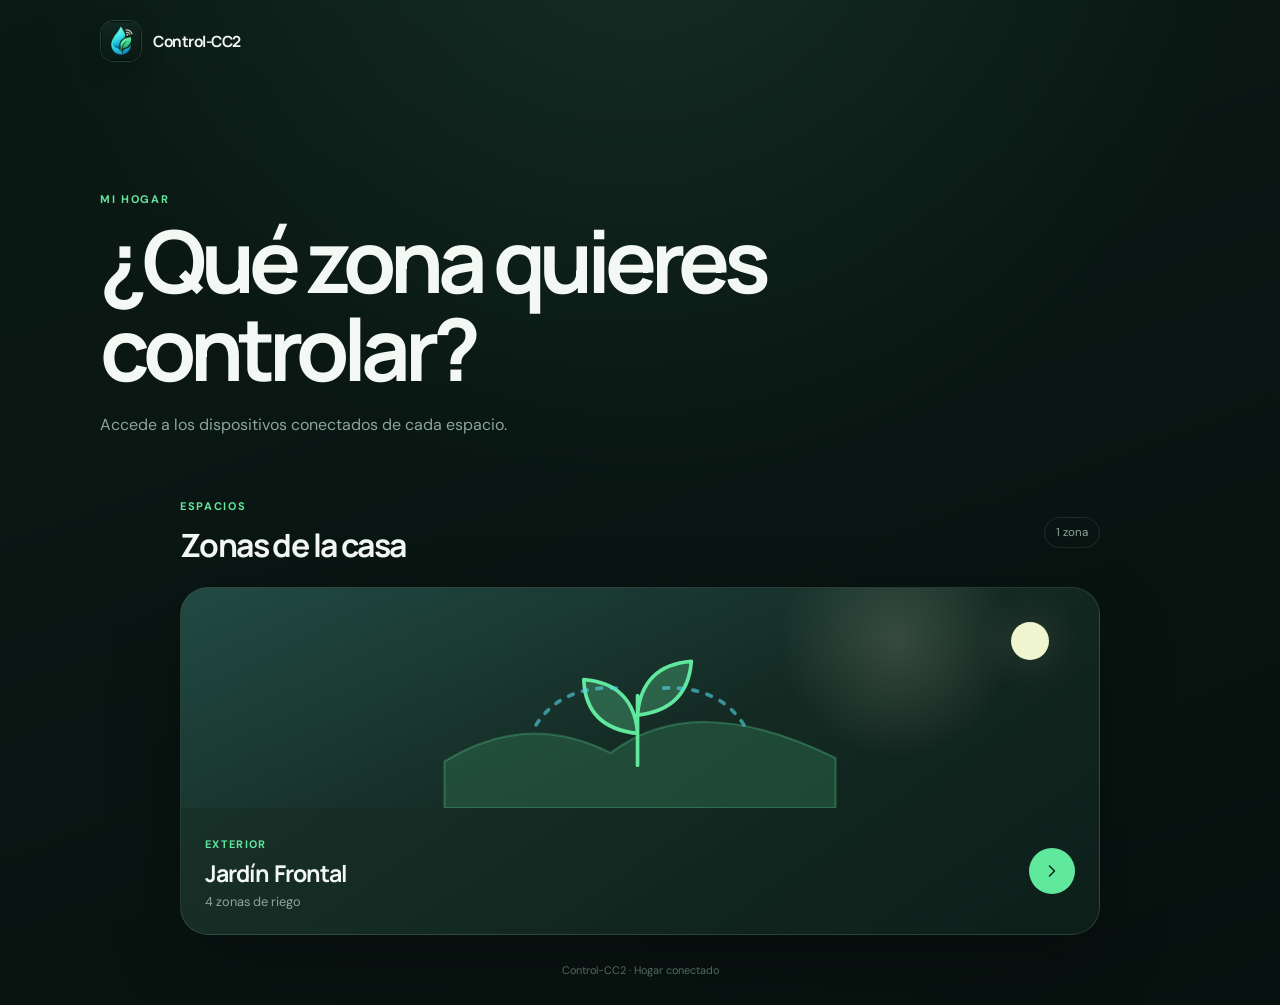
<file: frontend/index.html>
<!doctype html>
<html lang="es">
  <head>
    <meta charset="UTF-8" />
    <meta name="viewport" content="width=device-width, initial-scale=1, viewport-fit=cover" />
    <meta name="theme-color" content="#0d1f1b" />
    <meta name="description" content="Control de las distintas zonas de casa." />
    <meta name="apple-mobile-web-app-capable" content="yes" />
    <meta name="apple-mobile-web-app-status-bar-style" content="black-translucent" />
    <meta name="apple-mobile-web-app-title" content="Control-CC2" />

    <title>Control-CC2</title>

    <link rel="manifest" href="./manifest.json" />
    <link rel="apple-touch-icon" href="./icon-512.png" />
    <link rel="icon" href="./icon-192.png" />
    <link rel="preconnect" href="https://fonts.googleapis.com" />
    <link rel="stylesheet" href="./style.css" />
    <script src="./home.js" defer></script>
  </head>

  <body>
    <div class="ambient ambient--one" aria-hidden="true"></div>
    <div class="ambient ambient--two" aria-hidden="true"></div>

    <main class="app-shell">
      <header class="topbar">
        <a class="brand" href="./" aria-label="Inicio de Control-CC2">
          <img class="brand__icon" src="./icon-192.png" alt="" />
          <span><strong>Control-CC2</strong></span>
        </a>
      </header>

      <section class="home-hero" aria-labelledby="page-title">
        <p class="eyebrow">Mi hogar</p>
        <h1 id="page-title">¿Qué zona quieres controlar?</h1>
        <p>Accede a los dispositivos conectados de cada espacio.</p>
      </section>

      <section class="spaces-section" aria-labelledby="spaces-title">
        <div class="section-heading">
          <div>
            <p class="eyebrow">Espacios</p>
            <h2 id="spaces-title">Zonas de la casa</h2>
          </div>
          <span class="device-count">1 zona</span>
        </div>

        <div class="spaces-grid">
          <a class="space-card" href="./jardin-frontal.html">
            <div class="space-card__visual" aria-hidden="true">
              <span class="space-card__sun"></span>
              <svg viewBox="0 0 320 180">
                <path class="space-card__ground" d="M0 142c45-28 91-30 136-7 45-34 104-35 184 4v41H0Z" />
                <path class="space-card__plant" d="M158 145V88m0 31c-29-3-43-18-44-44 27 2 42 17 44 44Zm0-15c27-3 42-18 44-44-27 2-42 17-44 44Z" />
                <path class="space-card__water" d="M75 112c14-22 37-32 68-30M245 112c-14-22-37-32-68-30" />
              </svg>
            </div>

            <div class="space-card__content">
              <div>
                <small>Exterior</small>
                <h3>Jardín Frontal</h3>
                <p>4 zonas de riego</p>
              </div>
              <span class="space-card__arrow" aria-hidden="true">
                <svg viewBox="0 0 24 24"><path d="m9 18 6-6-6-6" /></svg>
              </span>
            </div>
          </a>
        </div>
      </section>

      <p class="footer-note">Control-CC2 · Hogar conectado</p>
    </main>
  </body>
</html>
</file>
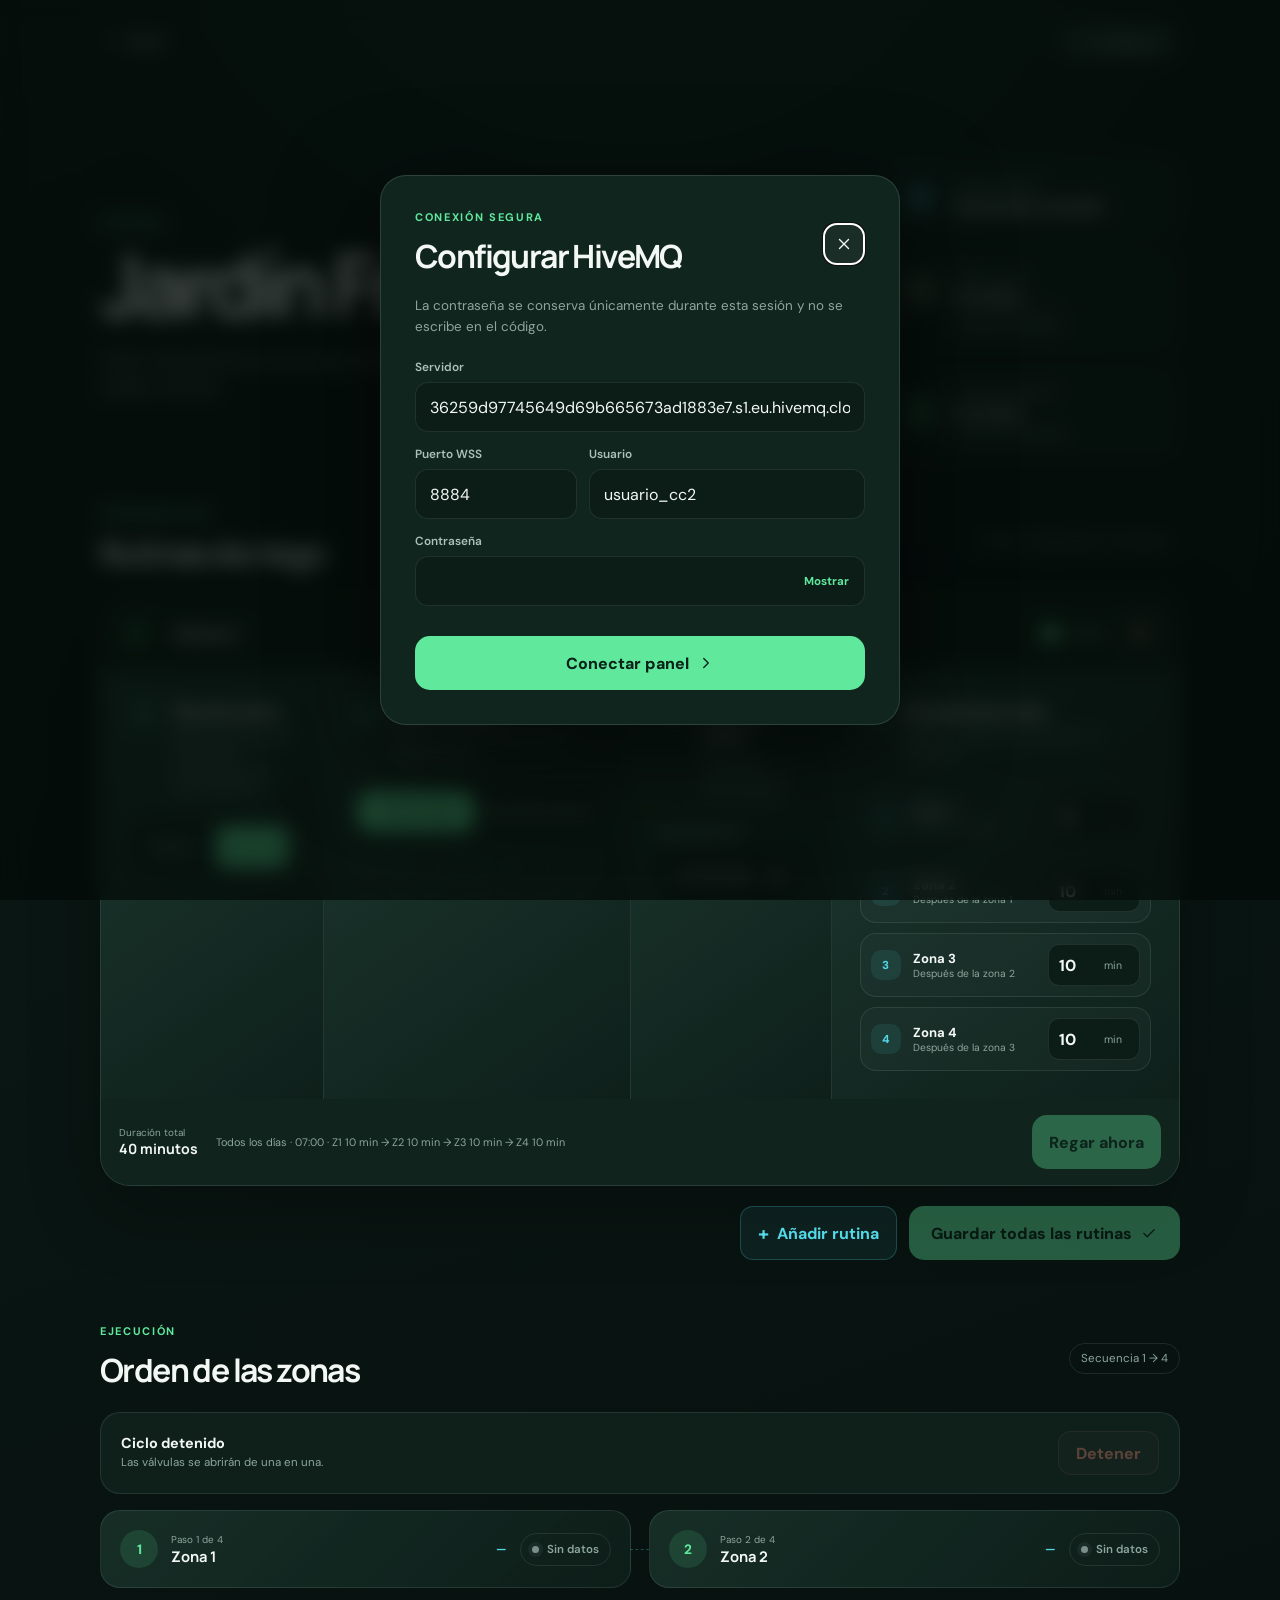
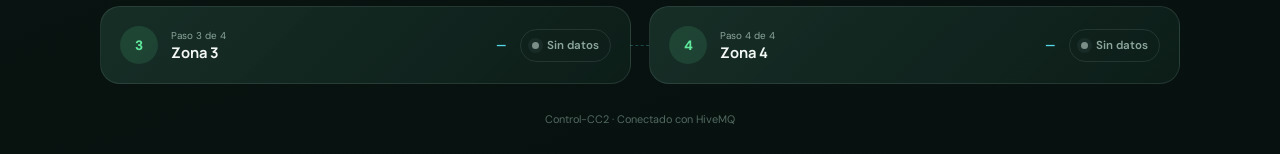
<file: frontend/jardin-frontal.html>
<!doctype html>
<html lang="es">
  <head>
    <meta charset="UTF-8" />
    <meta name="viewport" content="width=device-width, initial-scale=1, viewport-fit=cover" />
    <meta name="theme-color" content="#0d1f1b" />
    <meta name="description" content="Control de las zonas de riego del Jardín Frontal." />
    <meta name="apple-mobile-web-app-capable" content="yes" />
    <meta name="apple-mobile-web-app-status-bar-style" content="black-translucent" />
    <meta name="apple-mobile-web-app-title" content="Control-CC2" />

    <title>Jardín Frontal · Control-CC2</title>

    <link rel="manifest" href="./manifest.json" />
    <link rel="apple-touch-icon" href="./icon-512.png" />
    <link rel="icon" href="./icon-192.png" />
    <link rel="stylesheet" href="./style.css" />
    <script src="./vendor/mqtt.min.js" defer></script>
    <script src="./app.js" defer></script>
  </head>

  <body>
    <div class="ambient ambient--one" aria-hidden="true"></div>
    <div class="ambient ambient--two" aria-hidden="true"></div>

    <main class="app-shell">
      <header class="topbar">
        <a class="back-link" href="./index.html" aria-label="Volver al menú principal">
          <svg viewBox="0 0 24 24" aria-hidden="true"><path d="m15 18-6-6 6-6" /></svg>
          <span>Inicio</span>
        </a>

        <button class="connection-pill" id="open-settings" type="button" aria-label="Configurar conexión MQTT">
          <span class="connection-pill__dot" aria-hidden="true"></span>
          <span id="connection-label">Sin configurar</span>
        </button>
      </header>

      <section class="garden-hero" aria-labelledby="page-title">
        <div>
          <p class="eyebrow">Exterior</p>
          <h1 id="page-title">Jardín Frontal</h1>
          <p>Cada rutina ejecuta un ciclo secuencial de la zona 1 a la 4, sin solapar válvulas.</p>
        </div>

        <div class="garden-hero__metrics" aria-label="Estado del programador">
          <article class="metric garden-connection">
            <span class="metric__icon metric__icon--water" aria-hidden="true">
              <svg viewBox="0 0 24 24"><path d="M12 2.8s6.4 6.9 6.4 12a6.4 6.4 0 1 1-12.8 0c0-5.1 6.4-12 6.4-12Z" /></svg>
            </span>
            <span>
              <small>Estado general</small>
              <strong id="system-summary">Esperando conexión</strong>
            </span>
          </article>

          <article class="metric battery-metric" id="battery-metric" data-level="unknown">
            <span class="metric__icon metric__icon--battery" aria-hidden="true">
              <svg viewBox="0 0 24 24"><path d="M4 8h14a2 2 0 0 1 2 2v4a2 2 0 0 1-2 2H4a2 2 0 0 1-2-2v-4a2 2 0 0 1 2-2Zm18 3v2" /></svg>
            </span>
            <span>
              <small>Batería solar</small>
              <strong id="battery-percent">Sin datos</strong>
              <span class="battery-meter" aria-hidden="true"><span id="battery-bar"></span></span>
              <span class="battery-voltage" id="battery-voltage">Esperando telemetría</span>
            </span>
          </article>

          <article class="metric sleep-metric" id="sleep-metric">
            <span class="metric__icon metric__icon--sleep" aria-hidden="true">
              <svg viewBox="0 0 24 24"><path d="M12 7v5l3 2m6-2a9 9 0 1 1-18 0 9 9 0 0 1 18 0Z" /></svg>
            </span>
            <span>
              <small>Próximo despertar</small>
              <strong id="sleep-countdown">Sin datos</strong>
              <span class="sleep-detail" id="sleep-detail">Esperando deep sleep</span>
            </span>
          </article>

          <article class="problem-card is-hidden" id="problem-card" role="status" aria-live="polite">
            <strong id="problem-title">Incidencia de conexión</strong>
            <span id="problem-detail">Esperando diagnóstico</span>
          </article>
        </div>
      </section>

      <section class="program-section" aria-labelledby="program-title">
        <div class="section-heading">
          <div>
            <p class="eyebrow">Programación</p>
            <h2 id="program-title">Rutinas de riego</h2>
          </div>
          <span class="device-count" id="program-summary">1 rutina</span>
        </div>

        <form id="program-form">
          <div class="routines-list" id="routines-list"></div>

          <div class="program-actions">
            <button class="secondary-button secondary-button--add" id="add-routine" type="button">
              <span aria-hidden="true">+</span>
              Añadir rutina
            </button>
            <button class="primary-button primary-button--save" type="submit">
              <span>Guardar todas las rutinas</span>
              <svg viewBox="0 0 24 24" aria-hidden="true"><path d="M5 12.5 9.5 17 19 7.5" /></svg>
            </button>
          </div>
        </form>
      </section>

      <section class="devices-section devices-section--wide" aria-labelledby="devices-title">
        <div class="section-heading">
          <div>
            <p class="eyebrow">Ejecución</p>
            <h2 id="devices-title">Orden de las zonas</h2>
          </div>
          <span class="device-count">Secuencia 1 → 4</span>
        </div>

        <div class="cycle-controls">
          <div>
            <strong id="cycle-status">Ciclo detenido</strong>
            <span id="cycle-detail">Las válvulas se abrirán de una en una.</span>
            <span class="cycle-timing" id="cycle-timing"></span>
          </div>
          <div class="cycle-controls__actions">
            <button class="secondary-button" id="stop-cycle" type="button" disabled>Detener</button>
          </div>
        </div>

        <div class="zones-grid" id="zones-grid"></div>
      </section>

      <p class="footer-note">Control-CC2 · Conectado con HiveMQ</p>
    </main>

    <dialog class="settings-dialog" id="settings-dialog">
      <form class="settings" id="settings-form">
        <div class="settings__head">
          <div>
            <p class="eyebrow">Conexión segura</p>
            <h2>Configurar HiveMQ</h2>
          </div>
          <button class="icon-button" id="close-settings" type="button" aria-label="Cerrar configuración">
            <svg viewBox="0 0 24 24" aria-hidden="true"><path d="m6 6 12 12M18 6 6 18" /></svg>
          </button>
        </div>

        <p class="settings__intro">La contraseña se conserva únicamente durante esta sesión y no se escribe en el código.</p>

        <label>
          <span>Servidor</span>
          <input id="mqtt-host" name="host" type="text" autocomplete="url" required />
        </label>

        <div class="field-row">
          <label>
            <span>Puerto WSS</span>
            <input id="mqtt-port" name="port" type="number" inputmode="numeric" min="1" max="65535" required />
          </label>
          <label>
            <span>Usuario</span>
            <input id="mqtt-user" name="username" type="text" autocomplete="username" required />
          </label>
        </div>

        <label>
          <span>Contraseña</span>
          <div class="password-field">
            <input id="mqtt-password" name="password" type="password" autocomplete="current-password" required />
            <button id="toggle-password" type="button" aria-label="Mostrar contraseña">Mostrar</button>
          </div>
        </label>

        <p class="form-error" id="form-error" role="alert"></p>

        <button class="primary-button" id="connect-button" type="submit">
          <span>Conectar panel</span>
          <svg viewBox="0 0 24 24" aria-hidden="true"><path d="m9 18 6-6-6-6" /></svg>
        </button>
      </form>
    </dialog>

    <div class="toast" id="toast" role="status" aria-live="polite"></div>
    <noscript>Necesitas activar JavaScript para controlar el sistema de riego.</noscript>
  </body>
</html>
</file>
<file: frontend/style.css>
@import url("https://fonts.googleapis.com/css2?family=DM+Sans:wght@400;500;600;700&family=Manrope:wght@600;700;800&display=swap");

:root {
  color-scheme: dark;
  --bg: #091512;
  --surface: rgba(20, 42, 36, 0.78);
  --surface-solid: #142a24;
  --surface-soft: #19352d;
  --line: rgba(214, 241, 231, 0.1);
  --text: #f3f8f5;
  --muted: #8ca69d;
  --green: #60e89d;
  --green-deep: #25be78;
  --aqua: #52d8e6;
  --cream: #eef5cf;
  --danger: #ff8d77;
  --shadow: 0 24px 70px rgba(0, 0, 0, 0.28);
  font-family: "DM Sans", system-ui, sans-serif;
  font-synthesis: none;
}

* {
  box-sizing: border-box;
}

html {
  min-height: 100%;
  background: var(--bg);
}

body {
  min-width: 320px;
  min-height: 100vh;
  min-height: 100dvh;
  margin: 0;
  overflow-x: hidden;
  background:
    radial-gradient(circle at 50% -12%, rgba(57, 125, 99, 0.22), transparent 38rem),
    linear-gradient(160deg, #0b1915 0%, var(--bg) 55%, #07110f 100%);
  color: var(--text);
  -webkit-tap-highlight-color: transparent;
}

button,
input,
fieldset {
  font: inherit;
}

button {
  color: inherit;
}

svg {
  display: block;
  fill: none;
  stroke: currentColor;
  stroke-linecap: round;
  stroke-linejoin: round;
  stroke-width: 1.8;
}

.ambient {
  position: fixed;
  z-index: -1;
  width: 20rem;
  height: 20rem;
  border-radius: 999px;
  filter: blur(90px);
  opacity: 0.12;
  pointer-events: none;
}

.ambient--one {
  top: 35%;
  left: -12rem;
  background: var(--aqua);
}

.ambient--two {
  right: -12rem;
  bottom: 5%;
  background: var(--green);
}

.app-shell {
  width: min(100% - 32px, 1080px);
  margin: 0 auto;
  padding: max(20px, env(safe-area-inset-top)) 0 max(28px, env(safe-area-inset-bottom));
}

.topbar,
.brand,
.back-link,
.connection-pill,
.garden-hero,
.metric,
.section-heading,
.state-badge,
.settings__head,
.field-row,
.password-field,
.primary-button {
  display: flex;
  align-items: center;
}

.topbar {
  justify-content: space-between;
}

.brand {
  gap: 11px;
  color: inherit;
  text-decoration: none;
}

.brand__icon {
  width: 42px;
  height: 42px;
  border: 1px solid rgba(116, 232, 180, 0.2);
  border-radius: 13px;
  box-shadow: 0 10px 24px rgba(0, 0, 0, 0.2);
}

.brand span {
  display: grid;
  gap: 1px;
}

.brand strong {
  font-family: "Manrope", sans-serif;
  font-size: 0.96rem;
  letter-spacing: -0.03em;
}

.brand small {
  color: var(--muted);
  font-size: 0.68rem;
}

.back-link {
  min-height: 42px;
  gap: 7px;
  color: #c4d2cd;
  font-size: 0.82rem;
  font-weight: 700;
  text-decoration: none;
}

.back-link svg {
  width: 20px;
  height: 20px;
}

.connection-pill {
  min-height: 40px;
  gap: 8px;
  padding: 0 14px;
  border: 1px solid var(--line);
  border-radius: 999px;
  background: rgba(19, 41, 35, 0.72);
  color: #b8c9c3;
  cursor: pointer;
  transition: border-color 180ms ease, transform 180ms ease;
}

.connection-pill:active {
  transform: scale(0.97);
}

.connection-pill__dot,
.state-badge span {
  width: 7px;
  height: 7px;
  border-radius: 50%;
  background: #7b8e87;
  box-shadow: 0 0 0 4px rgba(123, 142, 135, 0.1);
}

.connection-pill[data-status="connecting"] .connection-pill__dot {
  background: #f2c96d;
  box-shadow: 0 0 0 4px rgba(242, 201, 109, 0.1);
  animation: pulse 1.2s infinite;
}

.connection-pill[data-status="connected"] {
  border-color: rgba(96, 232, 157, 0.2);
  color: #d5f5e3;
}

.connection-pill[data-status="connected"] .connection-pill__dot {
  background: var(--green);
  box-shadow: 0 0 0 4px rgba(96, 232, 157, 0.1);
}

.connection-pill[data-status="error"] .connection-pill__dot {
  background: var(--danger);
  box-shadow: 0 0 0 4px rgba(255, 141, 119, 0.1);
}

.eyebrow {
  margin: 0 0 10px;
  color: var(--green);
  font-size: 0.69rem;
  font-weight: 700;
  letter-spacing: 0.15em;
  text-transform: uppercase;
}

.home-hero {
  max-width: 720px;
  padding: clamp(72px, 12vw, 130px) 0 60px;
}

.home-hero h1,
.garden-hero h1 {
  margin: 0;
  font-family: "Manrope", sans-serif;
  font-size: clamp(2.6rem, 7vw, 5.4rem);
  line-height: 1.02;
  letter-spacing: -0.07em;
}

.home-hero > p:last-child,
.garden-hero > div > p:last-child {
  max-width: 480px;
  margin: 20px 0 0;
  color: var(--muted);
  line-height: 1.65;
}

.spaces-section {
  width: min(100%, 920px);
  margin: 0 auto;
}

.spaces-grid {
  display: grid;
  grid-template-columns: repeat(auto-fit, minmax(min(100%, 320px), 1fr));
  gap: 18px;
}

.space-card {
  display: block;
  overflow: hidden;
  border: 1px solid rgba(212, 240, 228, 0.12);
  border-radius: 28px;
  background: linear-gradient(145deg, rgba(31, 62, 52, 0.82), rgba(14, 31, 26, 0.95));
  color: inherit;
  text-decoration: none;
  box-shadow: var(--shadow);
  transition: transform 180ms ease, border-color 180ms ease;
}

.space-card:hover {
  border-color: rgba(96, 232, 157, 0.28);
  transform: translateY(-4px);
}

.space-card:active {
  transform: scale(0.99);
}

.space-card__visual {
  position: relative;
  height: 220px;
  overflow: hidden;
  background:
    radial-gradient(circle at 78% 24%, rgba(238, 245, 207, 0.16), transparent 16%),
    linear-gradient(160deg, rgba(82, 216, 230, 0.12), transparent 60%);
}

.space-card__visual svg {
  position: absolute;
  right: 0;
  bottom: 0;
  left: 0;
  width: 100%;
  height: 100%;
}

.space-card__sun {
  position: absolute;
  top: 34px;
  right: 50px;
  width: 38px;
  height: 38px;
  border-radius: 50%;
  background: var(--cream);
  box-shadow: 0 0 45px rgba(238, 245, 207, 0.2);
}

.space-card__ground {
  fill: rgba(49, 120, 83, 0.42);
  stroke: rgba(96, 232, 157, 0.25);
}

.space-card__plant {
  fill: rgba(96, 232, 157, 0.28);
  stroke: var(--green);
  stroke-width: 3;
}

.space-card__water {
  stroke: var(--aqua);
  stroke-dasharray: 4 8;
  stroke-width: 3;
  opacity: 0.6;
}

.space-card__content {
  display: flex;
  align-items: center;
  justify-content: space-between;
  gap: 20px;
  padding: 24px;
}

.space-card__content small {
  color: var(--green);
  font-size: 0.68rem;
  font-weight: 700;
  letter-spacing: 0.12em;
  text-transform: uppercase;
}

.space-card__content h3 {
  margin: 4px 0;
  font-family: "Manrope", sans-serif;
  font-size: 1.45rem;
  letter-spacing: -0.04em;
}

.space-card__content p {
  margin: 0;
  color: var(--muted);
  font-size: 0.8rem;
}

.space-card__arrow {
  display: grid;
  width: 46px;
  height: 46px;
  flex: 0 0 auto;
  place-items: center;
  border-radius: 50%;
  background: var(--green);
  color: #092319;
}

.space-card__arrow svg {
  width: 20px;
  height: 20px;
}

.garden-hero {
  justify-content: space-between;
  gap: 40px;
  padding: clamp(58px, 9vw, 95px) 0 48px;
}

.garden-hero__metrics {
  display: grid;
  width: min(100%, 300px);
  gap: 12px;
  flex: 0 1 300px;
}

.garden-connection {
  width: 100%;
}

.metric {
  flex: 1;
  gap: 14px;
  padding: 18px;
  border: 1px solid var(--line);
  border-radius: 20px;
  background: rgba(18, 38, 32, 0.56);
  backdrop-filter: blur(18px);
}

.metric__icon {
  display: grid;
  width: 42px;
  height: 42px;
  flex: 0 0 auto;
  place-items: center;
  border-radius: 13px;
  background: rgba(115, 156, 142, 0.1);
  color: #a7beb5;
}

.metric__icon--water {
  background: rgba(82, 216, 230, 0.1);
  color: var(--aqua);
}

.metric__icon--battery {
  background: rgba(238, 245, 207, 0.1);
  color: var(--cream);
}

.metric__icon--sleep {
  background: rgba(96, 232, 157, 0.1);
  color: var(--green);
}

.metric__icon svg {
  width: 21px;
  height: 21px;
}

.metric__icon--water svg {
  fill: currentColor;
  stroke-width: 0;
}

.metric > span:last-child {
  display: grid;
  gap: 3px;
}

.metric small {
  color: var(--muted);
  font-size: 0.75rem;
}

.metric strong {
  font-size: 0.95rem;
  font-weight: 600;
}

.battery-metric {
  align-items: flex-start;
}

.battery-meter {
  display: block;
  width: 100%;
  height: 7px;
  overflow: hidden;
  border-radius: 999px;
  background: rgba(238, 245, 207, 0.1);
}

.battery-meter span {
  display: block;
  width: 0%;
  height: 100%;
  border-radius: inherit;
  background: var(--green);
  transition: width 220ms ease, background 220ms ease;
}

.battery-metric[data-level="medium"] .battery-meter span {
  background: #f2c96d;
}

.battery-metric[data-level="low"] .battery-meter span {
  background: var(--danger);
}

.battery-voltage {
  color: var(--muted);
  font-size: 0.68rem;
}

.sleep-detail {
  color: var(--muted);
  font-size: 0.68rem;
}

.problem-card {
  display: grid;
  gap: 4px;
  padding: 14px 16px;
  border: 1px solid rgba(255, 141, 119, 0.24);
  border-radius: 18px;
  background: rgba(255, 141, 119, 0.08);
  color: #ffd9d0;
}

.problem-card.is-hidden {
  display: none;
}

.problem-card strong {
  font-size: 0.82rem;
}

.problem-card span {
  color: #f5b8ab;
  font-size: 0.7rem;
  line-height: 1.4;
}

.devices-section {
  width: min(100%, 780px);
  margin: 0 auto;
}

.devices-section--wide {
  width: 100%;
}

.program-section {
  margin-bottom: 64px;
}

.routines-list {
  display: grid;
  gap: 22px;
}

.routine-card {
  overflow: hidden;
  border: 1px solid rgba(212, 240, 228, 0.12);
  border-radius: 30px;
  background: #10231d;
  box-shadow: var(--shadow);
  transition: border-color 180ms ease;
}

.routine-card.is-disabled {
  border-color: rgba(212, 240, 228, 0.06);
}

.routine-card.is-disabled .routine-card__body,
.routine-card.is-disabled .routine-card__footer {
  opacity: 0.55;
}

.routine-card.is-manual .routine-enabled {
  display: none;
}

.routine-card__header {
  display: flex;
  align-items: center;
  gap: 12px;
  padding: 16px 18px;
  border-bottom: 1px solid var(--line);
  background: rgba(10, 25, 20, 0.72);
}

.routine-index {
  display: grid;
  width: 34px;
  height: 34px;
  flex: 0 0 auto;
  place-items: center;
  border-radius: 11px;
  background: rgba(96, 232, 157, 0.12);
  color: var(--green);
  font-size: 0.78rem;
  font-weight: 800;
}

.routine-name {
  min-width: 0;
  flex: 1;
}

.routine-name-input {
  width: 100%;
  padding: 7px 9px;
  outline: 0;
  border: 1px solid transparent;
  border-radius: 9px;
  background: transparent;
  color: var(--text);
  font-family: "Manrope", sans-serif;
  font-size: 1.05rem;
  font-weight: 700;
}

.routine-name-input:hover,
.routine-name-input:focus {
  border-color: var(--line);
  background: rgba(255, 255, 255, 0.035);
}

.routine-enabled {
  display: flex;
  align-items: center;
  gap: 8px;
  color: var(--muted);
  font-size: 0.72rem;
  font-weight: 700;
  cursor: pointer;
}

.routine-enabled input {
  width: 17px;
  height: 17px;
  accent-color: var(--green);
}

.delete-routine {
  flex: 0 0 auto;
  color: var(--danger);
}

.routine-card__body {
  display: grid;
  grid-template-columns: 0.8fr 1.1fr 0.72fr 1.25fr;
  gap: 1px;
  background: var(--line);
  transition: opacity 180ms ease;
}

.routine-card.is-manual .routine-panel--schedule {
  display: none;
}

.routine-card.is-manual .routine-panel--durations {
  grid-column: span 3;
}

.routine-panel {
  min-width: 0;
  padding: clamp(20px, 3vw, 28px);
  background: linear-gradient(145deg, rgba(28, 57, 48, 0.96), rgba(14, 31, 26, 0.98));
}

.routine-card > .program-error {
  min-height: 0;
  margin: 0;
  padding: 0 22px;
  background: #10231d;
}

.routine-card > .program-error:not(:empty) {
  padding-top: 12px;
}

.routine-card__footer {
  display: flex;
  min-width: 0;
  align-items: center;
  gap: 18px;
  padding: 16px 18px;
  background: #10231d;
  transition: opacity 180ms ease;
}

.routine-total {
  display: grid;
  flex: 0 0 auto;
}

.routine-total small {
  color: var(--muted);
  font-size: 0.62rem;
}

.routine-total strong {
  font-family: "Manrope", sans-serif;
  font-size: 0.88rem;
}

.routine-preview {
  min-width: 0;
  flex: 1;
  overflow: hidden;
  color: var(--muted);
  font-size: 0.68rem;
  text-overflow: ellipsis;
  white-space: nowrap;
}

.program-actions {
  display: flex;
  justify-content: flex-end;
  gap: 12px;
  margin-top: 20px;
}

.secondary-button.secondary-button--add {
  display: flex;
  align-items: center;
  gap: 8px;
  border-color: rgba(82, 216, 230, 0.22);
  background: rgba(82, 216, 230, 0.07);
  color: var(--aqua);
}

.secondary-button--add span {
  font-size: 1.2rem;
  line-height: 1;
}

.primary-button.primary-button--save {
  width: auto;
  padding: 0 22px;
}

.program-card__heading {
  display: flex;
  align-items: flex-start;
  gap: 13px;
  margin-bottom: 22px;
}

.program-card__heading h3 {
  margin: 1px 0 4px;
  font-family: "Manrope", sans-serif;
  font-size: 1.08rem;
  letter-spacing: -0.03em;
}

.program-card__heading p {
  margin: 0;
  color: var(--muted);
  font-size: 0.78rem;
  line-height: 1.45;
}

.step-number,
.sequence-zone__number {
  display: grid;
  flex: 0 0 auto;
  place-items: center;
  border-radius: 50%;
  background: rgba(96, 232, 157, 0.12);
  color: var(--green);
  font-weight: 800;
}

.step-number {
  width: 30px;
  height: 30px;
  font-size: 0.76rem;
}

.segmented-control {
  display: grid;
  grid-template-columns: repeat(2, 1fr);
  gap: 5px;
  padding: 5px;
  border: 1px solid var(--line);
  border-radius: 15px;
  background: rgba(4, 14, 11, 0.35);
}

.segmented-control label {
  cursor: pointer;
}

.segmented-control input,
.weekday-picker input {
  position: absolute;
  opacity: 0;
  pointer-events: none;
}

.segmented-control span {
  display: grid;
  min-height: 40px;
  place-items: center;
  border-radius: 11px;
  color: var(--muted);
  font-size: 0.75rem;
  font-weight: 700;
  text-align: center;
  transition: background 160ms ease, color 160ms ease;
}

.segmented-control input:checked + span {
  background: var(--green);
  color: #092319;
}

.weekday-picker {
  display: grid;
  grid-template-columns: repeat(7, 1fr);
  gap: 6px;
  min-width: 0;
  margin: 16px 0 0;
  padding: 0;
  border: 0;
}

.weekday-picker label {
  display: grid;
  min-width: 0;
  gap: 5px;
  justify-items: center;
  cursor: pointer;
}

.weekday-picker label > span {
  display: grid;
  width: 100%;
  max-width: 42px;
  aspect-ratio: 1;
  place-items: center;
  border: 1px solid var(--line);
  border-radius: 12px;
  background: rgba(255, 255, 255, 0.035);
  color: #b9c9c3;
  font-size: 0.76rem;
  font-weight: 700;
}

.weekday-picker small {
  width: 100%;
  overflow: hidden;
  color: var(--muted);
  font-size: 0.58rem;
  text-align: center;
  text-overflow: ellipsis;
}

.weekday-picker input:checked + span {
  border-color: var(--green);
  background: rgba(96, 232, 157, 0.14);
  color: var(--green);
}

.weekday-picker:disabled {
  opacity: 0.28;
}

.weekday-picker:disabled label {
  cursor: not-allowed;
}

.program-error {
  min-height: 17px;
  margin: 8px 0 -10px;
  color: var(--danger);
  font-size: 0.7rem;
}

.time-field {
  display: grid;
  gap: 7px;
}

.time-field > span {
  color: #adc0b9;
  font-size: 0.72rem;
  font-weight: 600;
}

.time-field input,
.number-field {
  border: 1px solid var(--line);
  background: #0c1c17;
}

.time-field input {
  width: 100%;
  min-height: 52px;
  padding: 0 14px;
  outline: 0;
  border-radius: 13px;
  color: var(--text);
  color-scheme: dark;
}

.duration-list {
  display: grid;
  gap: 10px;
}

.duration-row {
  display: flex;
  align-items: center;
  gap: 12px;
  padding: 10px;
  border: 1px solid var(--line);
  border-radius: 16px;
  background: rgba(255, 255, 255, 0.025);
}

.duration-row__order {
  display: grid;
  width: 30px;
  height: 30px;
  flex: 0 0 auto;
  place-items: center;
  border-radius: 10px;
  background: rgba(82, 216, 230, 0.1);
  color: var(--aqua);
  font-size: 0.72rem;
  font-weight: 800;
}

.duration-row__name {
  display: grid;
  min-width: 85px;
  flex: 1;
}

.duration-row__name strong {
  font-size: 0.82rem;
}

.duration-row__name small {
  color: var(--muted);
  font-size: 0.64rem;
}

.number-field {
  display: flex;
  width: 92px;
  min-height: 42px;
  align-items: center;
  border-radius: 11px;
}

.number-field input {
  width: 55px;
  padding: 0 0 0 10px;
  outline: 0;
  border: 0;
  background: transparent;
  color: var(--text);
  font-weight: 700;
}

.number-field span {
  color: var(--muted);
  font-size: 0.66rem;
}

.cycle-controls {
  display: flex;
  align-items: center;
  justify-content: space-between;
  gap: 20px;
  margin-bottom: 16px;
  padding: 18px 20px;
  border: 1px solid var(--line);
  border-radius: 20px;
  background: rgba(18, 38, 32, 0.72);
}

.cycle-controls > div:first-child {
  display: grid;
  gap: 3px;
}

.cycle-controls strong {
  font-size: 0.9rem;
}

.cycle-controls span {
  color: var(--muted);
  font-size: 0.72rem;
}

.cycle-controls .cycle-timing {
  color: var(--aqua);
  font-weight: 700;
  line-height: 1.45;
}

.cycle-controls__actions {
  display: flex;
  gap: 9px;
}

.primary-button--compact,
.secondary-button {
  width: auto;
  min-height: 44px;
  padding: 0 17px;
  border-radius: 13px;
}

.secondary-button {
  border: 1px solid rgba(255, 141, 119, 0.25);
  background: rgba(255, 141, 119, 0.07);
  color: var(--danger);
  font-weight: 700;
  cursor: pointer;
}

.secondary-button:disabled {
  cursor: not-allowed;
  opacity: 0.32;
}

.sequence-zone {
  position: relative;
  display: flex;
  min-width: 0;
  align-items: center;
  gap: 13px;
  padding: 19px;
  border: 1px solid var(--line);
  border-radius: 20px;
  background: linear-gradient(135deg, rgba(31, 61, 51, 0.65), rgba(14, 31, 26, 0.9));
  transition: border-color 180ms ease, background 180ms ease;
}

.sequence-zone__number {
  width: 38px;
  height: 38px;
  font-size: 0.85rem;
}

.sequence-zone__line {
  position: absolute;
  top: 50%;
  right: -19px;
  width: 19px;
  border-top: 1px dashed rgba(82, 216, 230, 0.28);
}

.sequence-zone:nth-child(even) .sequence-zone__line {
  display: none;
}

.sequence-zone__content {
  display: flex;
  min-width: 0;
  flex: 1;
  align-items: center;
  justify-content: space-between;
  gap: 10px;
}

.sequence-zone__content > span:first-child {
  display: grid;
}

.sequence-zone__content small {
  color: var(--muted);
  font-size: 0.62rem;
}

.sequence-zone__content strong {
  font-family: "Manrope", sans-serif;
  font-size: 0.92rem;
}

.sequence-zone__duration {
  color: var(--aqua);
  font-size: 0.72rem;
  font-weight: 700;
}

.sequence-zone[data-state="watering"] {
  border-color: rgba(96, 232, 157, 0.34);
  background: linear-gradient(135deg, rgba(37, 104, 76, 0.72), rgba(14, 38, 29, 0.94));
}

.sequence-zone[data-state="watering"] .sequence-zone__number {
  background: var(--green);
  color: #092319;
  box-shadow: 0 0 24px rgba(96, 232, 157, 0.2);
}

.sequence-zone[data-state="watering"] .state-badge {
  border-color: rgba(96, 232, 157, 0.18);
  color: var(--green);
}

.sequence-zone[data-state="watering"] .state-badge span {
  background: var(--green);
}

.sequence-zone[data-state="off"] {
  border-color: rgba(212, 240, 228, 0.1);
  background: linear-gradient(135deg, rgba(28, 48, 42, 0.5), rgba(12, 27, 23, 0.86));
}

.sequence-zone[data-state="queued"] .state-badge {
  border-color: rgba(82, 216, 230, 0.2);
  color: var(--aqua);
}

.sequence-zone[data-state="queued"] .state-badge span {
  background: var(--aqua);
}

.sr-only {
  position: absolute;
  width: 1px;
  height: 1px;
  padding: 0;
  overflow: hidden;
  clip: rect(0, 0, 0, 0);
  white-space: nowrap;
  border: 0;
}

.zones-grid {
  display: grid;
  grid-template-columns: repeat(2, minmax(0, 1fr));
  gap: 18px;
}

.section-heading {
  justify-content: space-between;
  margin-bottom: 20px;
}

.section-heading h2,
.settings h2 {
  margin: 0;
  font-family: "Manrope", sans-serif;
  font-size: clamp(1.5rem, 4vw, 2rem);
  letter-spacing: -0.05em;
}

.device-count {
  padding: 7px 11px;
  border: 1px solid var(--line);
  border-radius: 999px;
  color: var(--muted);
  font-size: 0.72rem;
}

.state-badge {
  gap: 8px;
  padding: 8px 11px;
  border: 1px solid var(--line);
  border-radius: 999px;
  color: var(--muted);
  font-size: 0.72rem;
  font-weight: 600;
}

.footer-note {
  margin: 28px 0 0;
  color: #526a61;
  font-size: 0.68rem;
  text-align: center;
}

.settings-dialog {
  width: min(100% - 24px, 520px);
  max-height: calc(100dvh - 24px);
  padding: 0;
  overflow: auto;
  border: 1px solid rgba(218, 240, 232, 0.14);
  border-radius: 26px;
  background: #11251f;
  color: var(--text);
  box-shadow: 0 30px 100px rgba(0, 0, 0, 0.6);
}

.settings-dialog::backdrop {
  background: rgba(3, 10, 8, 0.72);
  backdrop-filter: blur(10px);
}

.settings {
  padding: clamp(22px, 5vw, 34px);
}

.settings__head {
  justify-content: space-between;
  margin-bottom: 18px;
}

.icon-button {
  display: grid;
  width: 42px;
  height: 42px;
  place-items: center;
  border: 1px solid var(--line);
  border-radius: 13px;
  background: rgba(255, 255, 255, 0.04);
  cursor: pointer;
}

.icon-button svg {
  width: 18px;
}

.settings__intro {
  margin: 0 0 22px;
  color: var(--muted);
  font-size: 0.84rem;
  line-height: 1.55;
}

.settings label {
  display: grid;
  gap: 7px;
  margin-top: 14px;
}

.settings label > span {
  color: #adc0b9;
  font-size: 0.74rem;
  font-weight: 600;
}

.field-row {
  align-items: start;
  gap: 12px;
}

.field-row label:first-child {
  width: 36%;
}

.field-row label:last-child {
  flex: 1;
}

.settings input {
  width: 100%;
  min-height: 50px;
  padding: 0 14px;
  outline: none;
  border: 1px solid var(--line);
  border-radius: 13px;
  background: #0c1c17;
  color: var(--text);
  transition: border-color 160ms ease, box-shadow 160ms ease;
}

.settings input:focus {
  border-color: rgba(96, 232, 157, 0.5);
  box-shadow: 0 0 0 3px rgba(96, 232, 157, 0.08);
}

.password-field {
  position: relative;
}

.password-field input {
  padding-right: 78px;
}

.password-field button {
  position: absolute;
  right: 8px;
  padding: 7px 8px;
  border: 0;
  background: transparent;
  color: var(--green);
  font-size: 0.72rem;
  font-weight: 700;
  cursor: pointer;
}

.form-error {
  min-height: 20px;
  margin: 10px 0 0;
  color: var(--danger);
  font-size: 0.75rem;
}

.primary-button {
  width: 100%;
  min-height: 54px;
  justify-content: center;
  gap: 8px;
  border: 0;
  border-radius: 15px;
  background: var(--green);
  color: #092319;
  font-weight: 800;
  cursor: pointer;
}

.primary-button:disabled {
  cursor: not-allowed;
  opacity: 0.34;
}

.primary-button svg {
  width: 18px;
}

.primary-button.primary-button--compact {
  width: auto;
}

.toast {
  position: fixed;
  z-index: 20;
  bottom: max(22px, env(safe-area-inset-bottom));
  left: 50%;
  max-width: calc(100% - 32px);
  padding: 11px 16px;
  border: 1px solid var(--line);
  border-radius: 999px;
  background: #1b342c;
  color: #e5eee9;
  box-shadow: var(--shadow);
  font-size: 0.78rem;
  opacity: 0;
  pointer-events: none;
  transform: translate(-50%, 20px);
  transition: opacity 200ms ease, transform 200ms ease;
}

.toast.is-visible {
  opacity: 1;
  transform: translate(-50%, 0);
}

@keyframes pulse {
  50% { opacity: 0.35; }
}

@media (max-width: 900px) {
  .routine-card__body {
    grid-template-columns: repeat(2, minmax(0, 1fr));
  }

  .routine-panel--durations {
    grid-column: 1 / -1;
  }

  .routine-card.is-manual .routine-panel--durations {
    grid-column: 1 / -1;
  }
}

@media (max-width: 640px) {
  .app-shell {
    width: min(100% - 24px, 1080px);
  }

  .connection-pill {
    padding: 0 11px;
    font-size: 0.74rem;
  }

  .home-hero {
    padding: 58px 0 42px;
  }

  .garden-hero {
    display: block;
    padding: 54px 0 38px;
  }

  .garden-connection {
    max-width: none;
  }

  .garden-hero__metrics {
    width: 100%;
    margin-top: 24px;
  }

  .zones-grid {
    grid-template-columns: 1fr;
  }

  .routine-card__header {
    flex-wrap: wrap;
  }

  .routine-name {
    min-width: calc(100% - 104px);
  }

  .routine-enabled {
    order: 4;
    margin-left: 46px;
  }

  .routine-card__body {
    grid-template-columns: 1fr;
  }

  .routine-panel--durations {
    grid-column: auto;
  }

  .routine-card.is-manual .routine-panel--durations {
    grid-column: auto;
  }

  .routine-card__footer {
    align-items: stretch;
    flex-direction: column;
  }

  .routine-preview {
    overflow: visible;
    white-space: normal;
  }

  .routine-card__footer .run-routine {
    width: 100%;
  }

  .program-actions {
    display: grid;
    grid-template-columns: 1fr;
  }

  .program-actions > * {
    width: 100%;
    min-height: 52px;
    justify-content: center;
  }

  .cycle-controls {
    align-items: stretch;
    flex-direction: column;
  }

  .cycle-controls__actions > * {
    flex: 1;
  }

  .sequence-zone__line {
    top: auto;
    right: auto;
    bottom: -19px;
    left: 37px;
    width: 0;
    height: 19px;
    border-top: 0;
    border-left: 1px dashed rgba(82, 216, 230, 0.28);
  }

  .sequence-zone:nth-child(even) .sequence-zone__line {
    display: block;
  }

  .sequence-zone:last-child .sequence-zone__line {
    display: none;
  }

  .metric {
    padding: 14px;
  }

  .metric__icon {
    width: 38px;
    height: 38px;
  }

  .field-row {
    display: grid;
    grid-template-columns: 0.7fr 1.3fr;
  }

  .field-row label:first-child {
    width: auto;
  }
}

@media (max-width: 410px) {
  .brand small {
    display: none;
  }

  .weekday-picker small {
    display: none;
  }

  .sequence-zone {
    flex-wrap: wrap;
  }

  .sequence-zone .state-badge {
    margin-left: 51px;
  }
}

@media (prefers-reduced-motion: reduce) {
  *,
  *::before,
  *::after {
    scroll-behavior: auto !important;
    animation-duration: 0.01ms !important;
    animation-iteration-count: 1 !important;
    transition-duration: 0.01ms !important;
  }
}
</file>
